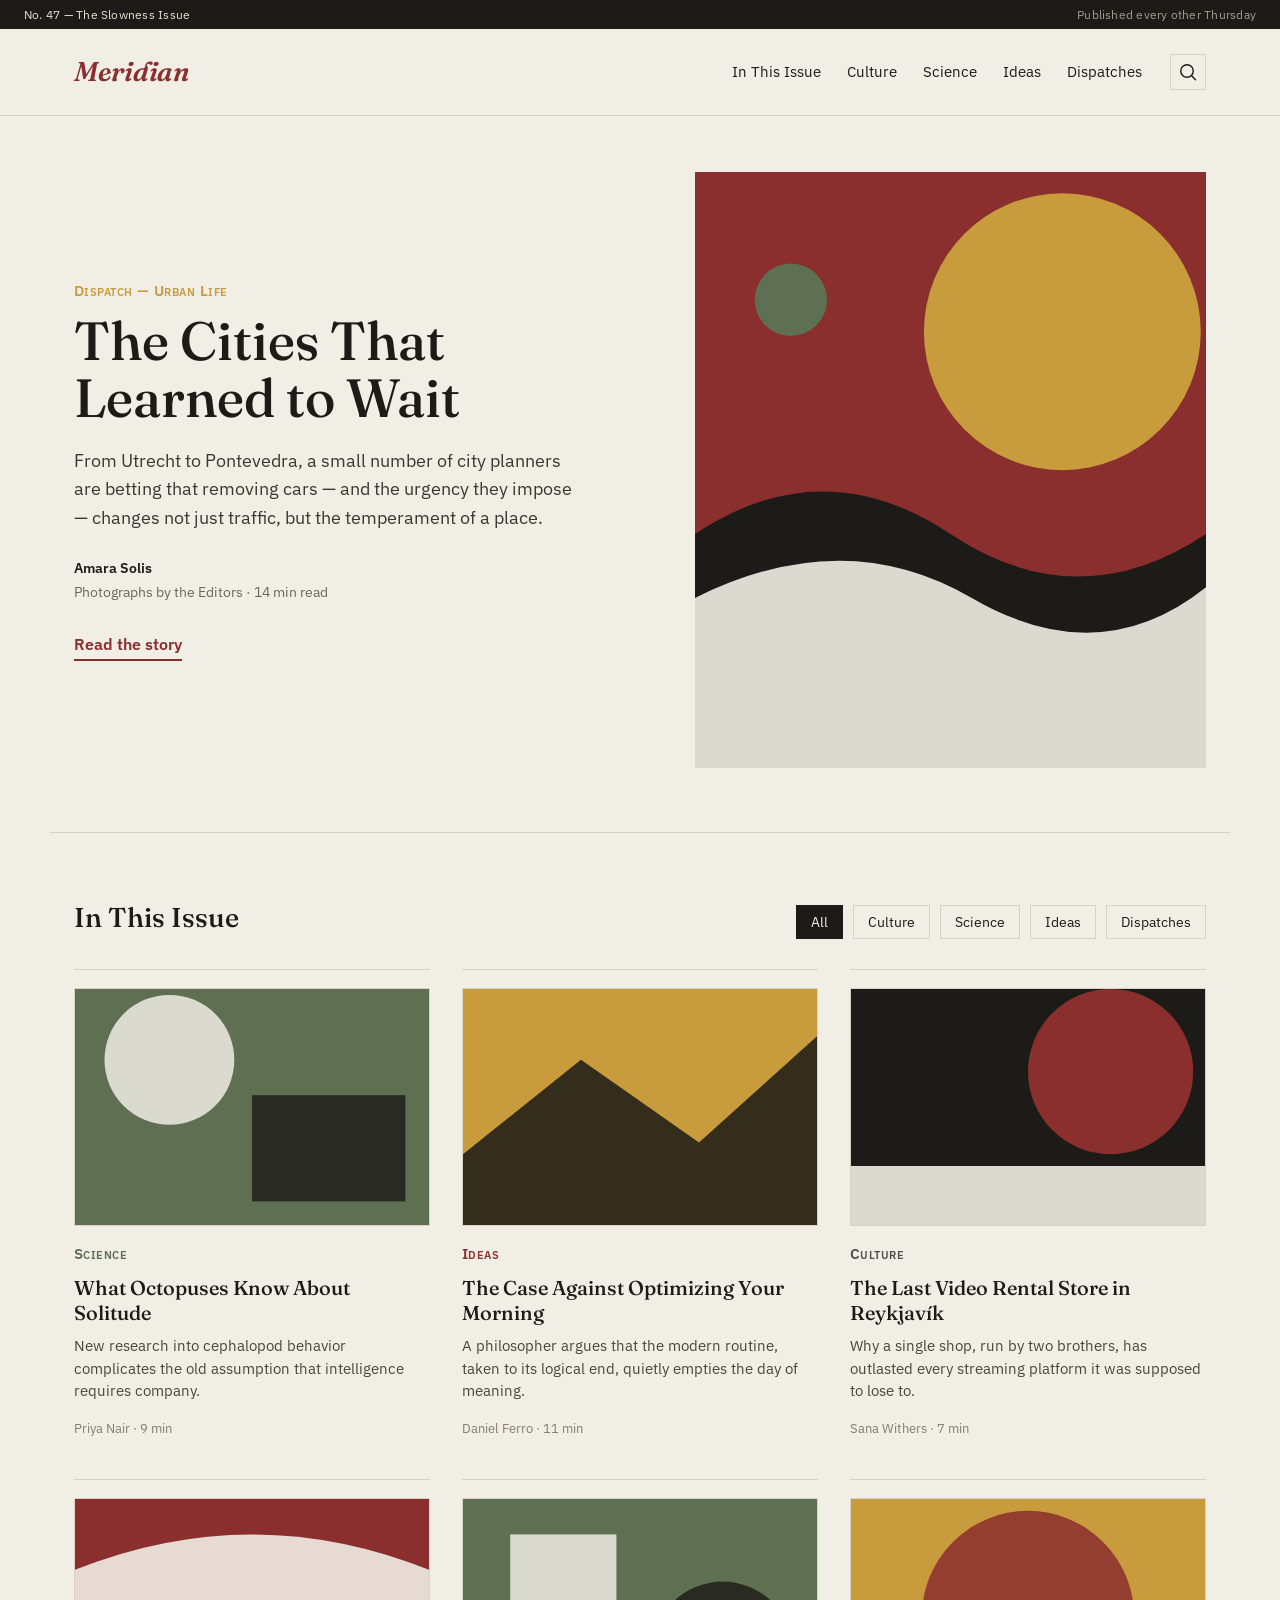
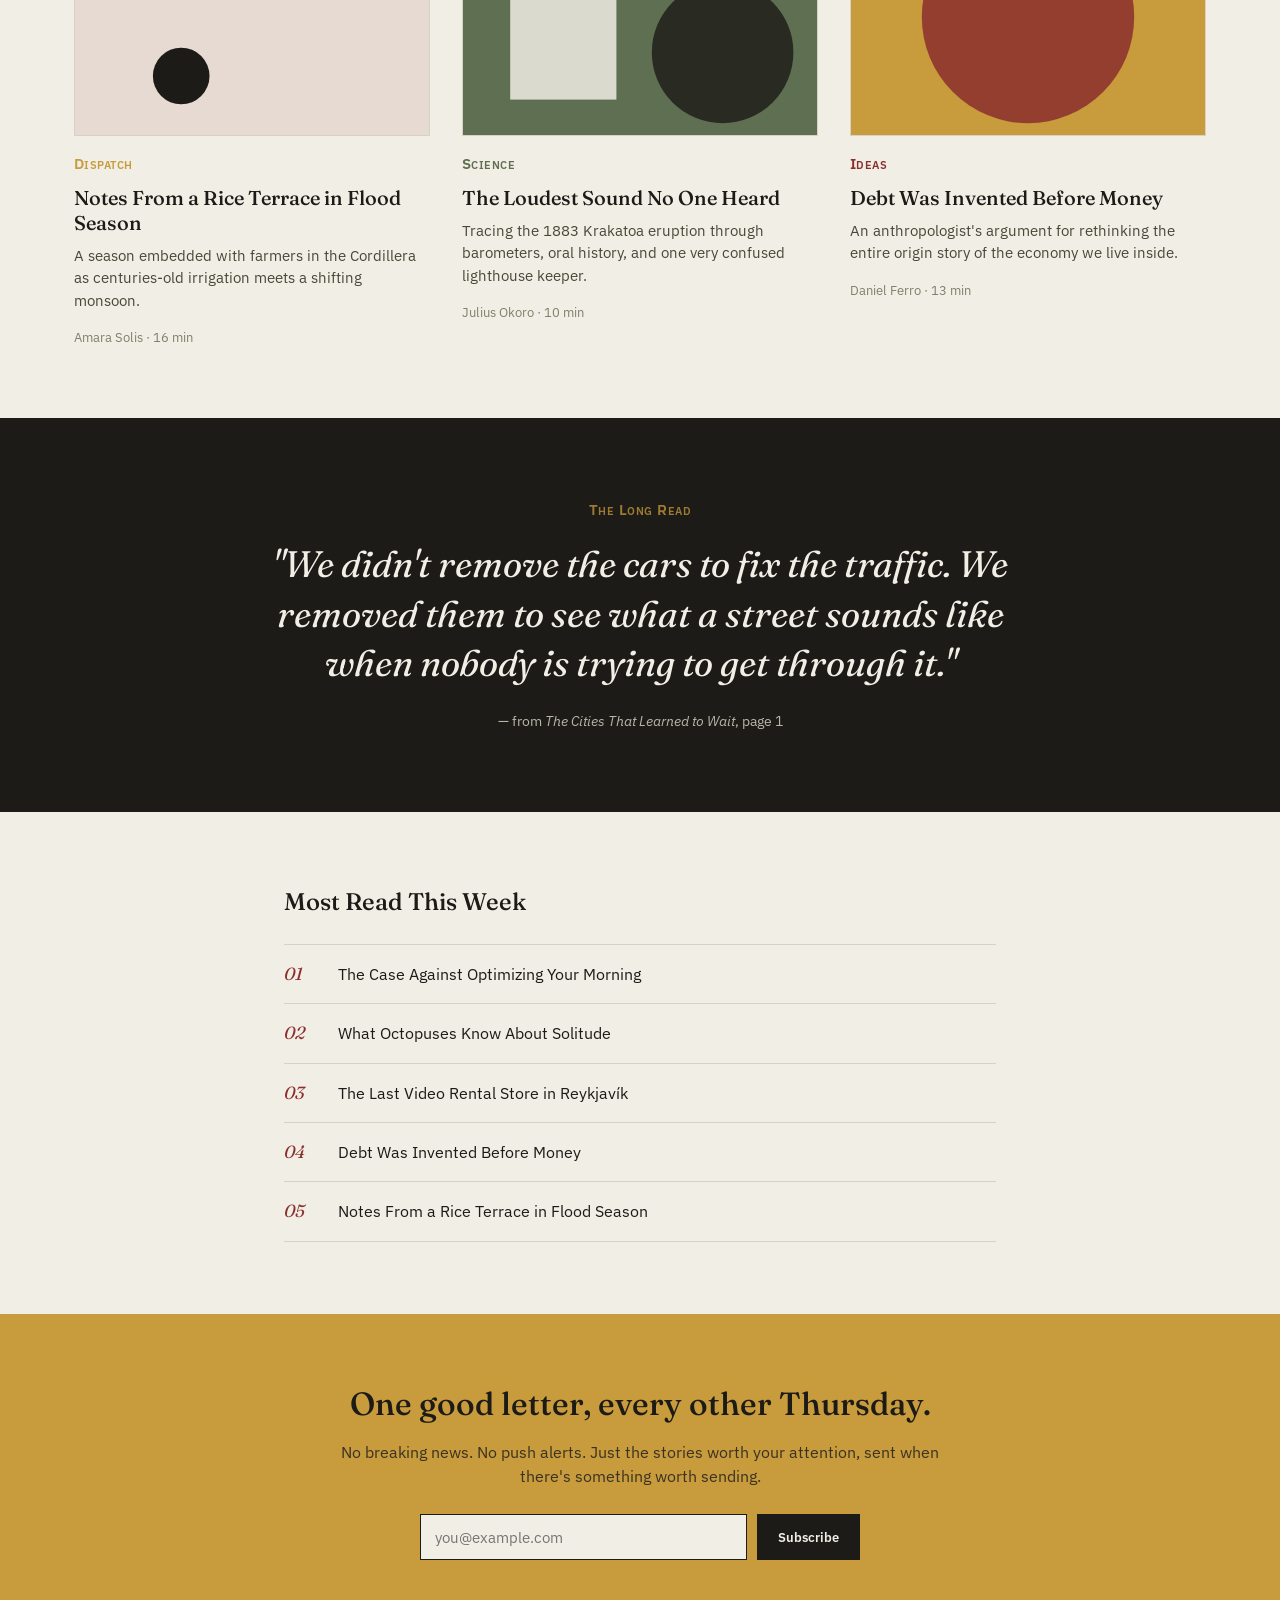
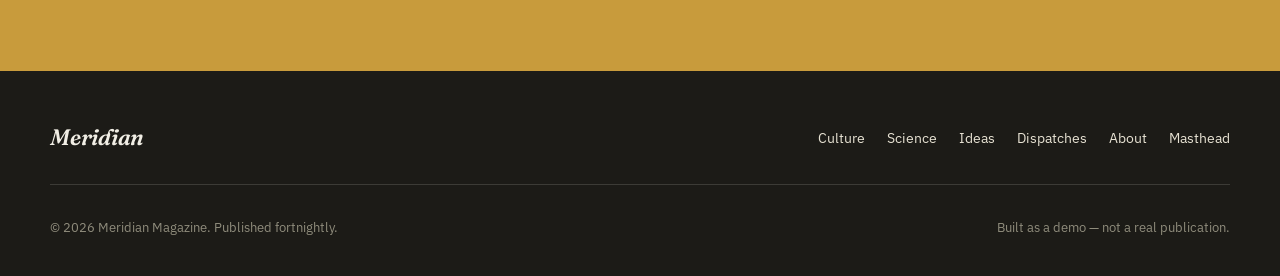
<file: index.html>
<!DOCTYPE html>
<html lang="en">
<head>
<meta charset="UTF-8">
<meta name="viewport" content="width=device-width, initial-scale=1.0">
<title>Meridian — Culture, Science &amp; Ideas</title>
<link rel="preconnect" href="https://fonts.googleapis.com">
<link rel="preconnect" href="https://fonts.gstatic.com" crossorigin>
<link href="https://fonts.googleapis.com/css2?family=Fraunces:opsz,wght,ital@9..144,300..700,0..1&family=IBM+Plex+Sans:wght@400;500;600&display=swap" rel="stylesheet">
<link rel="stylesheet" href="style.css">
</head>
<body>

<div class="issue-bar">
  <span>No. 47 — The Slowness Issue</span>
  <span>Published every other Thursday</span>
</div>

<header class="masthead" id="masthead">
  <div class="masthead-inner">
    <button class="nav-toggle" id="navToggle" aria-expanded="false" aria-controls="primaryNav" aria-label="Open menu">
      <span></span><span></span><span></span>
    </button>

    <a href="#" class="wordmark">Meridian</a>

    <nav class="primary-nav" id="primaryNav">
      <a href="#issue" data-filter="all">In This Issue</a>
      <a href="#issue" data-filter="culture">Culture</a>
      <a href="#issue" data-filter="science">Science</a>
      <a href="#issue" data-filter="ideas">Ideas</a>
      <a href="#issue" data-filter="dispatch">Dispatches</a>
    </nav>

    <button class="search-toggle" id="searchToggle" aria-expanded="false" aria-label="Open search">
      <svg width="18" height="18" viewBox="0 0 18 18" fill="none"><circle cx="8" cy="8" r="6.25" stroke="currentColor" stroke-width="1.4"/><line x1="12.4" y1="12.6" x2="16.5" y2="16.7" stroke="currentColor" stroke-width="1.4" stroke-linecap="round"/></svg>
    </button>
  </div>

  <div class="search-panel" id="searchPanel">
    <form id="searchForm">
      <input type="text" placeholder="Search articles, authors, subjects…" aria-label="Search">
      <button type="submit">Search</button>
    </form>
    <p class="search-hint" id="searchHint"></p>
  </div>
</header>

<main>

  <!-- HERO -->
  <section class="hero">
    <div class="hero-text">
      <p class="kicker kicker-dispatch">Dispatch — Urban Life</p>
      <h1>The Cities That Learned to Wait</h1>
      <p class="dek">From Utrecht to Pontevedra, a small number of city planners are betting that removing cars — and the urgency they impose — changes not just traffic, but the temperament of a place.</p>
      <div class="byline">
        <span class="byline-name">Amara Solis</span>
        <span class="byline-meta">Photographs by the Editors · 14 min read</span>
      </div>
      <a href="#issue" class="hero-cta">Read the story</a>
    </div>
    <div class="hero-art" aria-hidden="true">
      <svg viewBox="0 0 480 560" xmlns="http://www.w3.org/2000/svg">
        <rect width="480" height="560" fill="#8B2E2E"/>
        <circle cx="345" cy="150" r="130" fill="#C89B3C"/>
        <path d="M0 340 Q120 260 240 340 T480 340 V560 H0 Z" fill="#1C1B17"/>
        <path d="M0 400 Q140 330 260 400 T480 390 V560 H0 Z" fill="#F1EEE5" opacity="0.9"/>
        <circle cx="90" cy="120" r="34" fill="#5F6F52"/>
      </svg>
    </div>
  </section>

  <!-- IN THIS ISSUE -->
  <section class="issue" id="issue">
    <div class="section-head">
      <h2>In This Issue</h2>
      <div class="filter-row" id="filterRow">
        <button class="filter-chip active" data-filter="all">All</button>
        <button class="filter-chip" data-filter="culture">Culture</button>
        <button class="filter-chip" data-filter="science">Science</button>
        <button class="filter-chip" data-filter="ideas">Ideas</button>
        <button class="filter-chip" data-filter="dispatch">Dispatches</button>
      </div>
    </div>

    <div class="article-grid" id="articleGrid">

      <article class="card" data-category="science">
        <div class="card-art"><svg viewBox="0 0 300 200"><rect width="300" height="200" fill="#5F6F52"/><circle cx="80" cy="60" r="55" fill="#F1EEE5" opacity="0.85"/><rect x="150" y="90" width="130" height="90" fill="#1C1B17" opacity="0.8"/></svg></div>
        <p class="kicker kicker-science">Science</p>
        <h3>What Octopuses Know About Solitude</h3>
        <p class="card-dek">New research into cephalopod behavior complicates the old assumption that intelligence requires company.</p>
        <span class="card-meta">Priya Nair · 9 min</span>
      </article>

      <article class="card" data-category="ideas">
        <div class="card-art"><svg viewBox="0 0 300 200"><rect width="300" height="200" fill="#C89B3C"/><path d="M0 140 L100 60 L200 130 L300 40 V200 H0Z" fill="#1C1B17" opacity="0.85"/></svg></div>
        <p class="kicker kicker-ideas">Ideas</p>
        <h3>The Case Against Optimizing Your Morning</h3>
        <p class="card-dek">A philosopher argues that the modern routine, taken to its logical end, quietly empties the day of meaning.</p>
        <span class="card-meta">Daniel Ferro · 11 min</span>
      </article>

      <article class="card" data-category="culture">
        <div class="card-art"><svg viewBox="0 0 300 200"><rect width="300" height="200" fill="#1C1B17"/><circle cx="220" cy="70" r="70" fill="#8B2E2E"/><rect x="0" y="150" width="300" height="50" fill="#F1EEE5" opacity="0.9"/></svg></div>
        <p class="kicker kicker-culture">Culture</p>
        <h3>The Last Video Rental Store in Reykjavík</h3>
        <p class="card-dek">Why a single shop, run by two brothers, has outlasted every streaming platform it was supposed to lose to.</p>
        <span class="card-meta">Sana Withers · 7 min</span>
      </article>

      <article class="card" data-category="dispatch">
        <div class="card-art"><svg viewBox="0 0 300 200"><rect width="300" height="200" fill="#8B2E2E"/><path d="M0 60 Q150 0 300 60 V200 H0Z" fill="#F1EEE5" opacity="0.9"/><circle cx="90" cy="150" r="24" fill="#1C1B17"/></svg></div>
        <p class="kicker kicker-dispatch">Dispatch</p>
        <h3>Notes From a Rice Terrace in Flood Season</h3>
        <p class="card-dek">A season embedded with farmers in the Cordillera as centuries-old irrigation meets a shifting monsoon.</p>
        <span class="card-meta">Amara Solis · 16 min</span>
      </article>

      <article class="card" data-category="science">
        <div class="card-art"><svg viewBox="0 0 300 200"><rect width="300" height="200" fill="#5F6F52"/><rect x="40" y="30" width="90" height="140" fill="#F1EEE5" opacity="0.85"/><circle cx="220" cy="130" r="60" fill="#1C1B17" opacity="0.8"/></svg></div>
        <p class="kicker kicker-science">Science</p>
        <h3>The Loudest Sound No One Heard</h3>
        <p class="card-dek">Tracing the 1883 Krakatoa eruption through barometers, oral history, and one very confused lighthouse keeper.</p>
        <span class="card-meta">Julius Okoro · 10 min</span>
      </article>

      <article class="card" data-category="ideas">
        <div class="card-art"><svg viewBox="0 0 300 200"><rect width="300" height="200" fill="#C89B3C"/><circle cx="150" cy="100" r="90" fill="#8B2E2E" opacity="0.85"/></svg></div>
        <p class="kicker kicker-ideas">Ideas</p>
        <h3>Debt Was Invented Before Money</h3>
        <p class="card-dek">An anthropologist's argument for rethinking the entire origin story of the economy we live inside.</p>
        <span class="card-meta">Daniel Ferro · 13 min</span>
      </article>

    </div>

    <p class="empty-state" id="emptyState" hidden>Nothing filed under this section yet — check back next issue.</p>
  </section>

  <!-- LONG READ / PULL QUOTE -->
  <section class="long-read">
    <p class="kicker kicker-culture">The Long Read</p>
    <blockquote>
      "We didn't remove the cars to fix the traffic. We removed them to see what a street sounds like when nobody is trying to get through it."
    </blockquote>
    <p class="long-read-attr">— from <em>The Cities That Learned to Wait</em>, page 1</p>
  </section>

  <!-- MOST READ -->
  <section class="most-read">
    <h2>Most Read This Week</h2>
    <ol class="rank-list">
      <li><span class="rank-num">01</span><span class="rank-title">The Case Against Optimizing Your Morning</span></li>
      <li><span class="rank-num">02</span><span class="rank-title">What Octopuses Know About Solitude</span></li>
      <li><span class="rank-num">03</span><span class="rank-title">The Last Video Rental Store in Reykjavík</span></li>
      <li><span class="rank-num">04</span><span class="rank-title">Debt Was Invented Before Money</span></li>
      <li><span class="rank-num">05</span><span class="rank-title">Notes From a Rice Terrace in Flood Season</span></li>
    </ol>
  </section>

  <!-- NEWSLETTER -->
  <section class="newsletter">
    <div class="newsletter-inner">
      <h2>One good letter, every other Thursday.</h2>
      <p>No breaking news. No push alerts. Just the stories worth your attention, sent when there's something worth sending.</p>
      <form id="newsletterForm" class="newsletter-form">
        <input type="email" id="newsletterEmail" placeholder="you@example.com" required aria-label="Email address">
        <button type="submit">Subscribe</button>
      </form>
      <p class="newsletter-status" id="newsletterStatus" role="status"></p>
    </div>
  </section>

</main>

<footer class="site-footer">
  <div class="footer-top">
    <a href="#" class="wordmark wordmark-footer">Meridian</a>
    <nav class="footer-nav">
      <a href="#issue">Culture</a>
      <a href="#issue">Science</a>
      <a href="#issue">Ideas</a>
      <a href="#issue">Dispatches</a>
      <a href="#">About</a>
      <a href="#">Masthead</a>
    </nav>
  </div>
  <div class="footer-bottom">
    <p>© 2026 Meridian Magazine. Published fortnightly.</p>
    <p>Built as a demo — not a real publication.</p>
  </div>
</footer>

<script src="script.js"></script>
</body>
</html>
</file>
<file: style.css>
/* ============ TOKENS ============ */
:root{
  --paper: #F1EEE5;
  --paper-dim: #E7E2D3;
  --ink: #1C1B17;
  --oxblood: #8B2E2E;
  --sage: #5F6F52;
  --gold: #C89B3C;
  --line: #D8D2C2;

  --serif: 'Fraunces', Georgia, serif;
  --sans: 'IBM Plex Sans', -apple-system, BlinkMacSystemFont, sans-serif;

  --max: 1180px;
}

*{ box-sizing: border-box; }

html{ scroll-behavior: smooth; }

body{
  margin:0;
  background: var(--paper);
  color: var(--ink);
  font-family: var(--sans);
  line-height: 1.5;
  -webkit-font-smoothing: antialiased;
}

a{ color: inherit; text-decoration: none; }

h1,h2,h3{ font-family: var(--serif); font-weight: 500; margin: 0; color: var(--ink); }

img, svg{ display:block; max-width:100%; }

@media (prefers-reduced-motion: reduce){
  html{ scroll-behavior:auto; }
  *{ animation-duration: 0.01ms !important; transition-duration: 0.01ms !important; }
}

:focus-visible{
  outline: 2px solid var(--oxblood);
  outline-offset: 3px;
}

/* ============ ISSUE BAR ============ */
.issue-bar{
  background: var(--ink);
  color: var(--paper-dim);
  font-size: 0.72rem;
  letter-spacing: 0.02em;
  display:flex;
  justify-content: space-between;
  padding: 6px 24px;
  font-family: var(--sans);
}
.issue-bar span:last-child{ opacity: 0.65; }

@media (max-width: 640px){
  .issue-bar span:last-child{ display:none; }
}

/* ============ MASTHEAD ============ */
.masthead{
  position: sticky;
  top: 0;
  z-index: 50;
  background: var(--paper);
  border-bottom: 1px solid var(--line);
  transition: padding 0.25s ease, box-shadow 0.25s ease;
}
.masthead.condensed{
  box-shadow: 0 2px 10px rgba(28,27,23,0.06);
}
.masthead-inner{
  max-width: var(--max);
  margin: 0 auto;
  display:flex;
  align-items:center;
  gap: 28px;
  padding: 22px 24px;
  transition: padding 0.25s ease;
}
.masthead.condensed .masthead-inner{
  padding: 12px 24px;
}

.wordmark{
  font-family: var(--serif);
  font-weight: 600;
  font-style: italic;
  font-size: 1.7rem;
  color: var(--oxblood);
  letter-spacing: -0.01em;
}
.masthead.condensed .wordmark{ font-size: 1.35rem; }

.primary-nav{
  display:flex;
  gap: 26px;
  margin-left: auto;
  font-size: 0.92rem;
}
.primary-nav a{
  position: relative;
  padding: 4px 0;
}
.primary-nav a::after{
  content:"";
  position:absolute;
  left:0; right:0; bottom:-2px;
  height: 2px;
  background: var(--oxblood);
  transform: scaleX(0);
  transform-origin: left;
  transition: transform 0.2s ease;
}
.primary-nav a:hover::after{ transform: scaleX(1); }

.nav-toggle{
  display:none;
  flex-direction:column;
  gap:5px;
  background:none;
  border:none;
  cursor:pointer;
  padding: 6px;
}
.nav-toggle span{
  width: 22px;
  height: 2px;
  background: var(--ink);
  display:block;
}

.search-toggle{
  background:none;
  border: 1px solid var(--line);
  color: var(--ink);
  width: 36px;
  height: 36px;
  display:flex;
  align-items:center;
  justify-content:center;
  cursor:pointer;
  flex-shrink:0;
}
.search-toggle:hover{ border-color: var(--oxblood); color: var(--oxblood); }

.search-panel{
  max-height: 0;
  overflow: hidden;
  transition: max-height 0.25s ease;
  border-top: 1px solid transparent;
}
.search-panel.open{
  max-height: 120px;
  border-top: 1px solid var(--line);
}
#searchForm{
  max-width: var(--max);
  margin: 0 auto;
  padding: 16px 24px;
  display:flex;
  gap: 10px;
}
#searchForm input{
  flex:1;
  border: 1px solid var(--line);
  background: var(--paper-dim);
  padding: 10px 12px;
  font-family: var(--sans);
  font-size: 0.95rem;
  color: var(--ink);
}
#searchForm button{
  background: var(--oxblood);
  color: var(--paper);
  border: none;
  padding: 10px 18px;
  font-family: var(--sans);
  font-weight: 500;
  cursor: pointer;
}
.search-hint{
  max-width: var(--max);
  margin: 0 auto;
  padding: 0 24px 14px;
  font-size: 0.85rem;
  color: var(--sage);
}

/* ============ KICKERS ============ */
.kicker{
  font-family: var(--sans);
  font-weight: 600;
  font-variant: small-caps;
  letter-spacing: 0.03em;
  font-size: 0.95rem;
  margin: 0 0 10px;
}
.kicker-dispatch{ color: var(--gold); }
.kicker-science{ color: var(--sage); }
.kicker-ideas{ color: var(--oxblood); }
.kicker-culture{ color: var(--ink); opacity: 0.75; }

/* ============ HERO ============ */
.hero{
  max-width: var(--max);
  margin: 0 auto;
  padding: 56px 24px 64px;
  display:grid;
  grid-template-columns: 1.05fr 0.95fr;
  gap: 56px;
  align-items:center;
}
.hero h1{
  font-size: clamp(2.3rem, 4.2vw, 3.6rem);
  line-height: 1.06;
  margin-bottom: 20px;
}
.hero .dek{
  font-size: 1.15rem;
  line-height: 1.55;
  color: #3a3830;
  max-width: 46ch;
  margin: 0 0 26px;
}
.byline{
  display:flex;
  flex-direction:column;
  gap: 2px;
  margin-bottom: 30px;
  font-size: 0.9rem;
}
.byline-name{ font-weight: 600; }
.byline-meta{ color: #6b6858; }

.hero-cta{
  display:inline-block;
  border-bottom: 2px solid var(--oxblood);
  color: var(--oxblood);
  font-weight: 600;
  padding-bottom: 3px;
}
.hero-cta:hover{ color: var(--ink); border-color: var(--ink); }

.hero-art svg{ width:100%; height:auto; }

@media (max-width: 860px){
  .hero{ grid-template-columns: 1fr; padding-top: 36px; }
  .hero-art{ order:-1; max-width: 340px; margin: 0 auto; }
}

/* ============ ISSUE / GRID ============ */
.issue{
  max-width: var(--max);
  margin: 0 auto;
  padding: 20px 24px 70px;
  border-top: 1px solid var(--line);
}
.section-head{
  display:flex;
  justify-content: space-between;
  align-items: baseline;
  flex-wrap: wrap;
  gap: 16px;
  padding: 44px 0 30px;
}
.section-head h2{ font-size: 1.7rem; }

.filter-row{ display:flex; gap: 10px; flex-wrap: wrap; }
.filter-chip{
  background: none;
  border: 1px solid var(--line);
  color: var(--ink);
  font-family: var(--sans);
  font-size: 0.85rem;
  padding: 7px 14px;
  cursor: pointer;
  transition: background 0.15s ease, color 0.15s ease, border-color 0.15s ease;
}
.filter-chip:hover{ border-color: var(--oxblood); }
.filter-chip.active{
  background: var(--ink);
  color: var(--paper);
  border-color: var(--ink);
}

.article-grid{
  display:grid;
  grid-template-columns: repeat(3, 1fr);
  gap: 40px 32px;
}
@media (max-width: 900px){
  .article-grid{ grid-template-columns: repeat(2, 1fr); }
}
@media (max-width: 620px){
  .article-grid{ grid-template-columns: 1fr; }
}

.card{
  border-top: 1px solid var(--line);
  padding-top: 18px;
  opacity: 1;
  transform: scale(1);
  transition: opacity 0.2s ease, transform 0.2s ease;
}
.card.hide{
  display:none;
}
.card-art{
  border: 1px solid var(--line);
  overflow:hidden;
  margin-bottom: 16px;
}
.card-art svg{ width:100%; height:auto; }
.card h3{
  font-size: 1.25rem;
  line-height: 1.25;
  margin-bottom: 10px;
}
.card-dek{
  font-size: 0.94rem;
  color: #4a4738;
  line-height: 1.5;
  margin: 0 0 12px;
}
.card-meta{
  font-size: 0.82rem;
  color: #837e6a;
}

.empty-state{
  text-align:center;
  color: #837e6a;
  padding: 40px 0;
  font-style: italic;
  font-family: var(--serif);
}

/* ============ LONG READ ============ */
.long-read{
  background: var(--ink);
  color: var(--paper);
  padding: 80px 24px;
  text-align:center;
}
.long-read .kicker{ color: var(--gold); justify-content:center; display:flex; }
.long-read blockquote{
  font-family: var(--serif);
  font-style: italic;
  font-weight: 400;
  font-size: clamp(1.5rem, 3vw, 2.3rem);
  line-height: 1.35;
  max-width: 820px;
  margin: 18px auto 22px;
}
.long-read-attr{
  font-size: 0.9rem;
  color: #b9b6a8;
  margin:0;
}

/* ============ MOST READ ============ */
.most-read{
  max-width: 760px;
  margin: 0 auto;
  padding: 72px 24px;
}
.most-read h2{
  font-size: 1.5rem;
  margin-bottom: 24px;
}
.rank-list{
  list-style: none;
  margin:0; padding:0;
  border-top: 1px solid var(--line);
}
.rank-list li{
  display:flex;
  align-items: baseline;
  gap: 20px;
  padding: 16px 0;
  border-bottom: 1px solid var(--line);
}
.rank-num{
  font-family: var(--serif);
  font-style: italic;
  color: var(--oxblood);
  font-size: 1.1rem;
  width: 34px;
  flex-shrink:0;
}
.rank-title{
  font-size: 1.02rem;
}

/* ============ NEWSLETTER ============ */
.newsletter{
  background: var(--gold);
  padding: 66px 24px;
}
.newsletter-inner{
  max-width: 640px;
  margin: 0 auto;
  text-align:center;
}
.newsletter h2{
  font-size: clamp(1.5rem, 3vw, 2rem);
  margin-bottom: 12px;
}
.newsletter p{
  color: #3a3223;
  margin: 0 0 26px;
  font-size: 1rem;
}
.newsletter-form{
  display:flex;
  gap: 10px;
  max-width: 440px;
  margin: 0 auto;
}
.newsletter-form input{
  flex:1;
  border: 1px solid var(--ink);
  background: var(--paper);
  padding: 12px 14px;
  font-family: var(--sans);
  font-size: 0.95rem;
}
.newsletter-form button{
  background: var(--ink);
  color: var(--paper);
  border: 1px solid var(--ink);
  padding: 12px 20px;
  font-weight: 600;
  cursor: pointer;
  font-family: var(--sans);
}
.newsletter-form button:hover{ background: var(--oxblood); border-color: var(--oxblood); }

.newsletter-status{
  margin: 14px 0 0;
  font-size: 0.9rem;
  min-height: 1.2em;
  color: #3a3223;
}

@media (max-width: 520px){
  .newsletter-form{ flex-direction: column; }
}

/* ============ FOOTER ============ */
.site-footer{
  background: var(--ink);
  color: var(--paper-dim);
  padding: 50px 24px 26px;
}
.footer-top{
  max-width: var(--max);
  margin: 0 auto;
  display:flex;
  justify-content: space-between;
  align-items:center;
  flex-wrap: wrap;
  gap: 20px;
  padding-bottom: 30px;
  border-bottom: 1px solid rgba(241,238,229,0.15);
}
.wordmark-footer{ color: var(--paper); font-size: 1.4rem; }
.footer-nav{
  display:flex;
  gap: 22px;
  flex-wrap: wrap;
  font-size: 0.9rem;
}
.footer-nav a:hover{ color: var(--gold); }

.footer-bottom{
  max-width: var(--max);
  margin: 0 auto;
  display:flex;
  justify-content: space-between;
  flex-wrap: wrap;
  gap: 8px;
  padding-top: 20px;
  font-size: 0.8rem;
  color: #8f8c7c;
}

/* ============ MOBILE NAV ============ */
@media (max-width: 860px){
  .nav-toggle{ display:flex; order: -1; }
  .search-toggle{ margin-left: auto; }
  .primary-nav{
    position: absolute;
    top: 100%; left: 0; right: 0;
    background: var(--paper);
    border-bottom: 1px solid var(--line);
    flex-direction: column;
    gap: 0;
    max-height: 0;
    overflow:hidden;
    transition: max-height 0.25s ease;
    margin-left: 0;
  }
  .primary-nav.open{ max-height: 320px; }
  .primary-nav a{
    padding: 14px 24px;
    border-bottom: 1px solid var(--line);
  }
  .primary-nav a::after{ display:none; }
}
</file>
